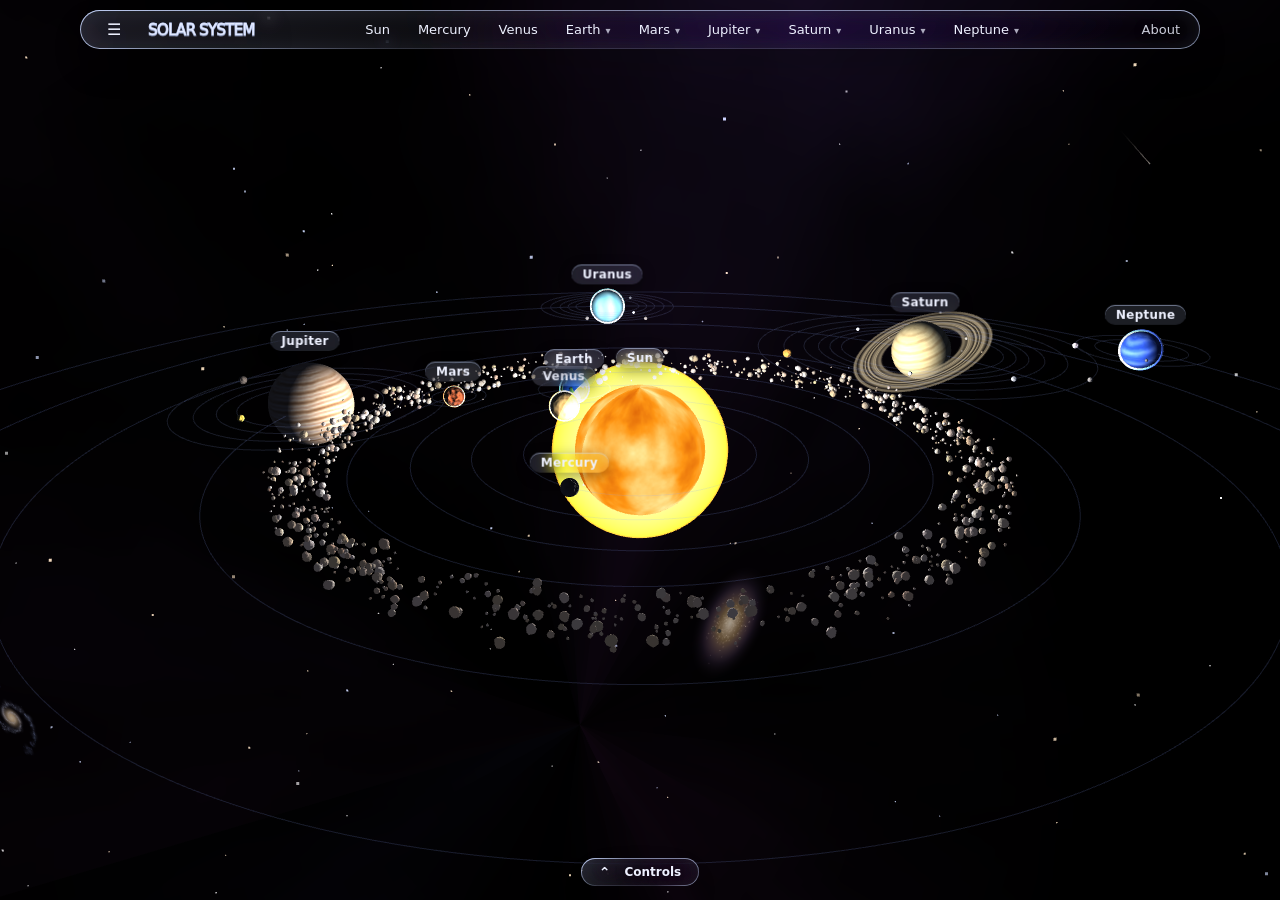
<file: index.html>
<!DOCTYPE html>
<html lang="en" data-theme="dark">
<head>
<meta charset="UTF-8">
<meta name="viewport" content="width=device-width, initial-scale=1, viewport-fit=cover">
<meta name="theme-color" content="#02030a">
<meta name="mobile-web-app-capable" content="yes">
<meta name="apple-mobile-web-app-capable" content="yes">
<meta name="apple-mobile-web-app-status-bar-style" content="black-translucent">
<link rel="manifest" href="manifest.webmanifest">
<link rel="icon" href="icon.svg" type="image/svg+xml">
<title>Solar System 3D</title>
<link rel="stylesheet" href="css/liquid-glass.css">
<link rel="stylesheet" href="css/style.css">
</head>
<body>
<div id="scene"></div>
<div id="loader"><p>Exploring the solar system…</p></div>
<div id="labels" aria-hidden="true"></div>

<!-- Top bar: menu button, brand, About link -->
<header class="topbar lg lg-nav">
  <div class="lg-nav-links"><button id="menu-btn" class="menu-btn" aria-label="Open menu" aria-expanded="false">☰</button></div>
  <h1 class="lg-text">Solar System</h1>
  <!-- Horizontal planet row; planets with moons open a dropdown (built by main.js) -->
  <nav id="planet-nav" class="lg-nav-links" aria-label="Planets"></nav>
  <div class="lg-nav-links"><a href="about.html">About</a></div>
</header>

<!-- Left menu (like NASA Eyes): search + Sun, planets and their moons -->
<aside id="menu" class="lg" aria-label="Solar system objects">
  <input id="search" class="search" type="search" placeholder="Search planets and moons" aria-label="Search">
  <div id="menu-list"></div>
</aside>

<div id="moon-menu" class="lg" role="menu"></div>
<div id="tooltip" role="status"></div>

<aside id="info" class="lg" aria-live="polite">
  <button id="info-close" aria-label="Close">×</button>
  <h2 id="info-name" class="lg-text"></h2>
  <p id="info-fact"></p>
  <dl id="info-stats"></dl>
  <div id="info-more" hidden><dl id="info-extra"></dl></div>
  <button id="info-toggle" class="more">More details ▾</button>
</aside>

<!-- Control menu: time controls (date, rate, play) + layer toggles -->
<div class="dock controls-dock" id="controls">
  <div class="controls lg">
    <div class="speed"><small>Speed</small><button id="rate-down" aria-label="Slower">−</button><span id="clock-rate">—</span><button id="rate-up" aria-label="Faster">+</button></div>
    <div class="toggles">
      <button id="btn-orbits" aria-pressed="true">Orbits</button>
      <button id="btn-labels" aria-pressed="true">Labels</button>
      <button id="btn-belt" aria-pressed="true">Asteroids</button>
      <button id="btn-home">Home</button>
    </div>
  </div>
</div>
<div class="dock toggle-dock">
  <button id="ctl-toggle" class="lg lg-btn" aria-expanded="true" aria-controls="controls">Controls</button>
</div>

<script src="lib/three.min.js"></script>
<script src="lib/OrbitControls.js"></script>
<script src="js/planets.js"></script>
<script src="js/textures.js"></script>
<script src="js/svgAssets.js"></script>
<script src="js/background.js"></script>
<script src="js/main.js"></script>
</body>
</html>
</file>
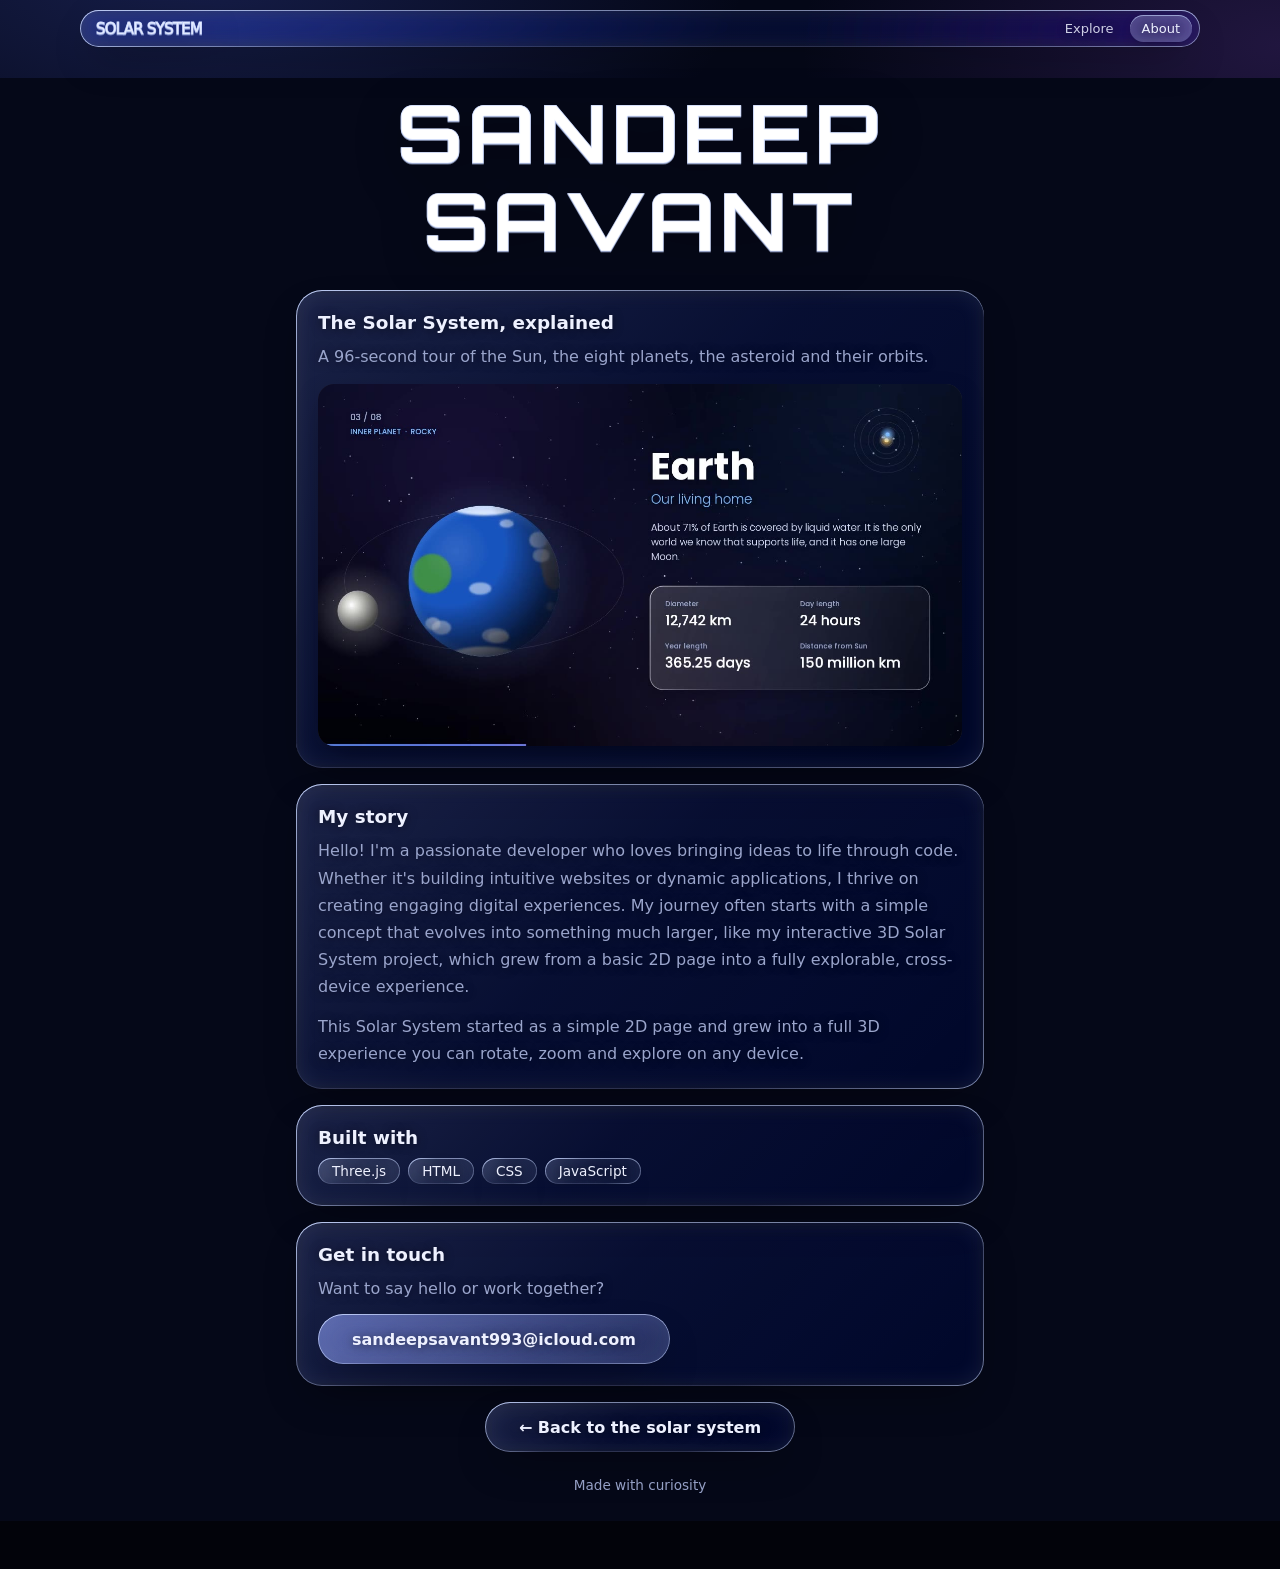
<file: about.html>
<!DOCTYPE html>
<html lang="en" data-theme="dark">
<head>
<meta charset="UTF-8">
<meta name="viewport" content="width=device-width, initial-scale=1, viewport-fit=cover">
<meta name="theme-color" content="#050818">
<title>About — Solar System 3D</title>
<link rel="preconnect" href="https://fonts.googleapis.com">
<link rel="preconnect" href="https://fonts.gstatic.com" crossorigin>
<link href="https://fonts.googleapis.com/css2?family=Inter:wght@400;500&display=swap" rel="stylesheet">
<link rel="icon" href="icon.svg" type="image/svg+xml">
<link rel="stylesheet" href="css/liquid-glass.css">
<link rel="stylesheet" href="css/style.css">
<link rel="stylesheet" href="css/about.css">
</head>
<body>
<div class="bg"></div>

<header class="topbar lg lg-nav">
  <h1 class="lg-text">Solar System</h1>
  <div class="lg-nav-links" style="margin-left:auto">
    <a href="index.html">Explore</a><a href="about.html" aria-current="page" class="is-active">About</a>
  </div>
</header>

<main class="about">
  <section class="hero">
    <h1 class="lg-text">Sandeep Savant</h1>

  </section>
  <!-- Video: autoplays silently on a loop. The file lives in videos/. -->
  <section class="lg lg-card video-card">
    <h2>The Solar System, explained</h2>
    <p>A 96-second tour of the Sun, the eight planets, the asteroid and their orbits.</p>
    <div class="video-frame">
      <video id="tour-video" autoplay muted loop playsinline preload="auto" disablepictureinpicture disableremoteplayback poster="videos/poster.jpg" aria-label="The Solar System, explained: a silent, looping motion graphic">
        <source src="videos/solar-system-explained.mp4" type="video/mp4">
      </video>
    </div>
  </section>


  <!-- EDIT THE TEXT BELOW to tell your own story in your own words -->
  <section class="lg lg-card">
    <h2>My story</h2>
    <p>Hello! I'm a passionate developer who loves bringing ideas to life through code. Whether it's building intuitive websites or dynamic applications, 
      I thrive on creating engaging digital experiences. My journey often starts with a simple concept that evolves into something much larger, 
      like my interactive 3D Solar System project, which grew from a basic 2D page into a fully explorable, cross-device experience.</p>
    <p>This Solar System started as a simple 2D page and grew into a full 3D experience you can rotate, zoom and explore on any device.</p>
  </section>

  <section class="lg lg-card">
    <h2>Built with</h2>
    <div class="tags"><span class="lg lg-pill">Three.js</span><span class="lg lg-pill">HTML</span><span class="lg lg-pill">CSS</span><span class="lg lg-pill">JavaScript</span></div>
  </section>

  <section class="lg lg-card">
    <h2>Get in touch</h2>
    <p>Want to say hello or work together?</p>
    <a class="lg lg-btn lg-tint" href="mailto:sandeepsavant993@icloud.com">sandeepsavant993@icloud.com</a>
  </section>

  <a class="lg lg-btn" href="index.html">← Back to the solar system</a>
  <p class="foot">Made with curiosity</p>
</main>
</body>
</html>
</file>
<file: css/liquid-glass.css>
/* ==========================================================================
   LIQUID GLASS — drop-in CSS for any website
   --------------------------------------------------------------------------
   HOW TO USE
   1. Link this file:  <link rel="stylesheet" href="liquid-glass.css">
   2. Add a class to any element:  <div class="lg lg-card">…</div>
   3. Place it over something colourful (image, gradient, video). Glass only
      looks like glass when there is something behind it to blur and bend.

   CLASSES
   .lg          base glass (required)       .lg-card    roomy panel
   .lg-nav      sticky top bar (links get glass hover + active pills)
                                            .lg-btn     button / link button
   .lg-pill     small rounded tag           .lg-input   text field
   .lg-text     glassy headline text        .lg-text-shine  same + moving shine
   .lg-tint     adds a soft colour tint     .lg-refract optional lens bending
                                                        (Chrome/Edge only, needs
                                                        the SVG filter in demo.html)
   THEME: automatic (light/dark). Force with <html data-theme="dark|light">.
   TWEAK: change the --lg-* values below, or override them on any element.
   ========================================================================== */

:root {
  --lg-blur: 22px;            /* how frosted the glass is            */
  --lg-saturate: 180%;        /* colour boost of what shows through  */
  --lg-radius: 26px;
  --lg-tint: 255 255 255;     /* RGB of the glass body (light)       */
  --lg-tint-alpha: .14;
  --lg-edge: 255 255 255;     /* RGB of the rim light                */
  --lg-shadow: 20 24 60;      /* RGB of the drop shadow              */
  --lg-text: #0f1330;
  --lg-accent: 120 140 255;   /* RGB used by .lg-tint and focus ring */
  --lg-ease: cubic-bezier(.2, .9, .25, 1.2);   /* slightly springy   */
}

/* Dark theme: automatic, or forced with data-theme="dark" */
@media (prefers-color-scheme: dark) {
  :root:not([data-theme="light"]) {
    --lg-tint: 200 210 255; --lg-tint-alpha: .09;
    --lg-edge: 200 215 255; --lg-shadow: 0 0 0; --lg-text: #eef1ff;
  }
}
:root[data-theme="dark"] {
  --lg-tint: 200 210 255; --lg-tint-alpha: .09;
  --lg-edge: 200 215 255; --lg-shadow: 0 0 0; --lg-text: #eef1ff;
}

/* ---------- Base glass ---------- */
.lg {
  position: relative;
  isolation: isolate;                 /* keeps the layers below inside */
  color: var(--lg-text);
  border-radius: var(--lg-radius);
  /* body: a faint diagonal gradient so the glass has volume */
  background:
    linear-gradient(135deg,
      rgb(var(--lg-tint) / calc(var(--lg-tint-alpha) + .10)) 0%,
      rgb(var(--lg-tint) / var(--lg-tint-alpha)) 45%,
      rgb(var(--lg-tint) / calc(var(--lg-tint-alpha) - .04)) 100%);
  -webkit-backdrop-filter: blur(var(--lg-blur)) saturate(var(--lg-saturate)) brightness(1.06);
          backdrop-filter: blur(var(--lg-blur)) saturate(var(--lg-saturate)) brightness(1.06);
  box-shadow:
    inset 0 1px 0 rgb(var(--lg-edge) / .55),            /* top specular line      */
    inset 0 -1px 0 rgb(var(--lg-edge) / .10),           /* bottom bounce light    */
    inset 0 0 22px rgb(var(--lg-edge) / .10),           /* soft inner glow        */
    0 1px 2px rgb(var(--lg-shadow) / .10),              /* contact shadow         */
    0 18px 40px -12px rgb(var(--lg-shadow) / .35);      /* lifted, diffuse shadow */
  transition: transform .5s var(--lg-ease), box-shadow .4s ease, background .4s ease;
}

/* Rim: a 1px gradient border, bright at the top-left and bottom-right like
   light catching a curved glass edge. */
.lg::before {
  content: ""; position: absolute; inset: 0; z-index: -1; border-radius: inherit; padding: 1px;
  background: linear-gradient(135deg,
    rgb(var(--lg-edge) / .85) 0%, rgb(var(--lg-edge) / .05) 30%,
    rgb(var(--lg-edge) / .05) 70%, rgb(var(--lg-edge) / .55) 100%);
  -webkit-mask: linear-gradient(#000 0 0) content-box, linear-gradient(#000 0 0);
  -webkit-mask-composite: xor; mask-composite: exclude;
  pointer-events: none;
}

/* Sheen: a soft highlight that glides across on hover */
.lg::after {
  content: ""; position: absolute; inset: 0; z-index: -1; border-radius: inherit; overflow: hidden;
  background: linear-gradient(110deg, transparent 35%, rgb(var(--lg-edge) / .28) 50%, transparent 65%);
  background-size: 250% 100%; background-position: 120% 0; opacity: 0;
  transition: background-position .9s ease, opacity .4s ease; pointer-events: none;
}
.lg:hover::after { background-position: -20% 0; opacity: 1; }
.lg:hover { box-shadow:
    inset 0 1px 0 rgb(var(--lg-edge) / .7), inset 0 -1px 0 rgb(var(--lg-edge) / .14),
    inset 0 0 28px rgb(var(--lg-edge) / .14), 0 1px 2px rgb(var(--lg-shadow) / .12),
    0 26px 50px -12px rgb(var(--lg-shadow) / .42); }

/* ---------- Components ---------- */
.lg-card { padding: 28px 30px; }
.lg-card:hover { transform: translateY(-4px); }

.lg-nav {
  position: sticky; top: 14px; z-index: 50; margin: 14px auto; width: min(960px, calc(100% - 28px));
  display: flex; align-items: center; justify-content: space-between; gap: 16px;
  padding: 10px 14px 10px 22px; border-radius: 999px;
}
.lg-nav a { color: inherit; text-decoration: none; font-weight: 500; opacity: .8; transition: opacity .2s; }
.lg-nav a:hover { opacity: 1; }

.lg-btn, .lg-pill {
  display: inline-flex; align-items: center; justify-content: center; gap: 8px; border: 0;
  font: inherit; font-weight: 600; text-decoration: none; cursor: pointer; border-radius: 999px;
}
.lg-btn  { padding: 12px 26px; }
.lg-pill { padding: 5px 14px; font-size: .85em; font-weight: 500; }
.lg-btn:hover { transform: translateY(-2px) scale(1.03); }
.lg-btn:active { transform: scale(.97); transition-duration: .12s; }   /* squish on press */

.lg-input {
  width: 100%; padding: 13px 18px; font: inherit; border: 0; outline: 0; border-radius: 16px;
  box-shadow: inset 0 2px 6px rgb(var(--lg-shadow) / .18), inset 0 1px 0 rgb(var(--lg-edge) / .35);
}
.lg-input::placeholder { color: var(--lg-text); opacity: .5; }
.lg-input:focus { box-shadow: inset 0 2px 6px rgb(var(--lg-shadow) / .18), 0 0 0 3px rgb(var(--lg-accent) / .55); }
.lg-btn:focus-visible, .lg-nav a:focus-visible { outline: 2px solid rgb(var(--lg-accent)); outline-offset: 3px; }

/* Colour tint, e.g. <button class="lg lg-btn lg-tint"> */
.lg-tint { background:
    linear-gradient(135deg, rgb(var(--lg-accent) / .42), rgb(var(--lg-accent) / .16)),
    linear-gradient(135deg, rgb(var(--lg-tint) / .18), rgb(var(--lg-tint) / .06)); }

/* Optional lens bending: backdrop is distorted by the SVG filter #lg-distort.
   Only Chromium browsers support this; others silently keep the normal blur. */
.lg-refract { -webkit-backdrop-filter: blur(8px) saturate(var(--lg-saturate)); }
@supports (backdrop-filter: url(#x)) {
  .lg-refract { backdrop-filter: url(#lg-distort) blur(8px) saturate(var(--lg-saturate)) brightness(1.06); }
}

/* ---------- Fallbacks & accessibility ---------- */
@supports not ((backdrop-filter: blur(1px)) or (-webkit-backdrop-filter: blur(1px))) {
  .lg { background: rgb(var(--lg-tint) / .82); }
  :root[data-theme="dark"] .lg { background: rgb(28 32 60 / .9); }
}
@media (prefers-reduced-transparency: reduce) { .lg { -webkit-backdrop-filter: none; backdrop-filter: none; background: rgb(var(--lg-tint) / .9); } }
@media (prefers-reduced-motion: reduce) { .lg, .lg::after { transition: none; } .lg:hover { transform: none; } }

/* ==========================================================================
   GLASS TEXT — for big headlines (use 32px or larger; thin text goes unreadable)
   <h1 class="lg-text">Hello</h1>
   The letters are see-through with a bright top and a soft fade, a thin rim
   and a shadow, so the background glows through them.
   ========================================================================== */
.lg-text {
  color: transparent;
  background: linear-gradient(180deg, rgb(var(--lg-edge) / .98) 0%, rgb(var(--lg-edge) / .55) 55%, rgb(var(--lg-edge) / .3) 100%);
  -webkit-background-clip: text; background-clip: text;
  -webkit-text-stroke: 1px rgb(var(--lg-edge) / .45);
  font-weight: 800; letter-spacing: -.02em;
  filter: drop-shadow(0 1px 0 rgb(var(--lg-edge) / .6)) drop-shadow(0 10px 22px rgb(var(--lg-shadow) / .35));
}
/* Light theme: white glass would vanish on a pale page, so switch to a cool tinted glass */
@media (prefers-color-scheme: light) {
  :root:not([data-theme="dark"]) .lg-text {
    background-image: linear-gradient(180deg, rgb(255 255 255 / .95) 0%, rgb(var(--lg-accent) / .55) 100%);
    -webkit-text-stroke-color: rgb(255 255 255 / .8);
  }
}
/* Shine: a bright band slowly sweeps across the letters */
.lg-text-shine {
  background-image:
    linear-gradient(105deg, transparent 38%, rgb(255 255 255 / .95) 50%, transparent 62%),
    linear-gradient(180deg, rgb(var(--lg-edge) / .98), rgb(var(--lg-edge) / .3));
  background-size: 250% 100%, 100% 100%; background-repeat: no-repeat;
  animation: lg-shine 5s ease-in-out infinite;
}
@keyframes lg-shine { from { background-position: 130% 0, 0 0; } to { background-position: -30% 0, 0 0; } }

/* ==========================================================================
   NAV BAR EXTRAS — wrap your links in <div class="lg-nav-links">
   Hovered links get a glass pill; mark the current page with class="is-active"
   (or aria-current="page").
   ========================================================================== */
.lg-nav-links { display: flex; align-items: center; gap: 4px; flex-wrap: wrap; }
.lg-nav-links a { padding: 8px 16px; border-radius: 999px; opacity: .85;
  transition: background .3s ease, box-shadow .3s ease, opacity .2s, transform .4s var(--lg-ease); }
.lg-nav-links a:hover { background: rgb(var(--lg-tint) / .18); opacity: 1; transform: translateY(-1px); }
.lg-nav-links a.is-active, .lg-nav-links a[aria-current="page"] {
  opacity: 1; background: rgb(var(--lg-tint) / .26);
  box-shadow: inset 0 1px 0 rgb(var(--lg-edge) / .6), inset 0 0 12px rgb(var(--lg-edge) / .12), 0 4px 12px -4px rgb(var(--lg-shadow) / .35); }
/* Small screens: let the bar wrap into a rounded panel instead of a long pill */
@media (max-width: 640px) { .lg-nav { border-radius: 26px; flex-wrap: wrap; justify-content: center; padding: 12px 14px; } }
@media (prefers-reduced-motion: reduce) { .lg-text-shine { animation: none; } }
</file>
<file: css/style.css>
/* style.css — layout for the 3D scene. Glass look comes from liquid-glass.css (classes: lg, lg-text, lg-nav…). */
:root { --space: #02030a; --muted: #9aa5cc; --sun: #ffb347; --ease: cubic-bezier(.2,.9,.25,1.1); }
* { box-sizing: border-box; }
html, body { margin: 0; height: 100%; overflow: hidden; background: var(--space); color: var(--lg-text);
  font-family: "Avenir Next", "Segoe UI", system-ui, sans-serif; }
#scene { position: fixed; inset: 0; }
#scene canvas { display: block; }
#loader { position: fixed; inset: 0; display: grid; place-items: center; background: var(--space); z-index: 50;
  transition: opacity 1s ease; color: var(--muted); }
#loader.done { opacity: 0; pointer-events: none; }

/* ---------- Top navigation (glass pill) ---------- */
.topbar.lg-nav { position: fixed; top: 14px; left: 50%; transform: translateX(-50%); width: min(1120px, calc(100% - 28px)); margin: 0; z-index: 10; }
.topbar h1 { margin: 0; font-size: 22px; white-space: nowrap; }
.topbar h1.lg-text { font-family: "Avenir Next", "Segoe UI", system-ui, sans-serif; font-size: 15px; font-weight: 100; color: var(--lg-text); letter-spacing: -0.05em; text-transform: uppercase;}

#planet-nav { flex: 1; min-width: 0; overflow-x: auto; flex-wrap: nowrap; scrollbar-width: none; justify-content: center; }
.lg-nav-links a, .lg-nav-links button { color: inherit; font: inherit; font-size: 14px; font-weight: 500; text-decoration: none;
  background: none; border: 0; cursor: pointer; padding: 8px 14px; border-radius: 999px; white-space: nowrap;
  transition: background .3s ease, box-shadow .3s ease, transform .4s var(--lg-ease); }
.lg-nav-links button:hover, .lg-nav-links a:hover { background: rgb(var(--lg-tint) / .18); transform: translateY(-1px); }
.lg-nav-links button.active { background: rgb(var(--lg-tint) / .26);
  box-shadow: inset 0 1px 0 rgb(var(--lg-edge) / .6), inset 0 0 12px rgb(var(--lg-edge) / .12), 0 4px 12px -4px rgb(var(--lg-shadow) / .35); }
button:focus-visible, input:focus-visible, a:focus-visible { outline: 2px solid var(--sun); outline-offset: 2px; }

/* ---------- Labels & tooltip (standalone glass chips) ---------- */
#labels { position: fixed; inset: 0; z-index: 5; pointer-events: none; overflow: hidden; transition: opacity .4s ease; }
#labels.off { opacity: 0; }
.label, #tooltip { position: absolute; left: 0; top: 0; padding: 3px 11px; border-radius: 999px; font-size: 12px; font-weight: 600;
  letter-spacing: .02em; color: var(--lg-text); white-space: nowrap; will-change: transform;
  background: rgb(var(--lg-tint) / .14); -webkit-backdrop-filter: blur(8px) saturate(170%); backdrop-filter: blur(8px) saturate(170%);
  box-shadow: inset 0 1px 0 rgb(var(--lg-edge) / .5), 0 4px 14px rgb(var(--lg-shadow) / .35); transition: opacity .3s ease; }
#tooltip { position: fixed; pointer-events: none; opacity: 0; z-index: 20; transform: translate(14px, 14px); font-size: 13px; }

/* ---------- Info panel ---------- */
#info { position: fixed; top: 84px; right: 22px; width: min(330px, calc(100vw - 44px)); padding: 22px 24px; z-index: 10;
  opacity: 0; transform: translateX(28px); pointer-events: none; transition: opacity .5s ease, transform .6s var(--ease); }
#info.open { opacity: 1; transform: none; pointer-events: auto; }
#info h2 { margin: 0 0 8px; font-size: 34px; }
#info p { margin: 0 0 16px; color: var(--muted); line-height: 1.55; font-size: 15px; }
#info dl { margin: 0; display: grid; grid-template-columns: auto 1fr; gap: 8px 16px; font-size: 14px; }
#info dt { color: var(--muted); } #info dd { margin: 0; text-align: right; }
#info-close { position: absolute; top: 10px; right: 14px; background: none; border: 0; color: var(--muted); font-size: 24px; cursor: pointer; }
#info-close:hover { color: var(--lg-text); }

/* ---------- Bottom control menu + its show/hide toggle ---------- */
.dock { position: fixed; left: 0; right: 0; display: flex; justify-content: center; pointer-events: none; z-index: 10; padding: 0 12px; }
.controls-dock { bottom: 70px; }
.toggle-dock { bottom: 16px; }
.controls, #ctl-toggle { pointer-events: auto; }
.controls { display: flex; align-items: center; flex-wrap: wrap; justify-content: center; gap: 10px; padding: 9px 16px; border-radius: 999px; font-size: 14px;
  transition: transform .6s var(--ease), opacity .4s ease; }
.controls-dock.hidden .controls { transform: translateY(26px) scale(.94); opacity: 0; pointer-events: none; }
.controls button { color: inherit; font: inherit; font-weight: 500; cursor: pointer; border: 0; border-radius: 999px; padding: 8px 16px;
  background: rgb(var(--lg-tint) / .14); box-shadow: inset 0 1px 0 rgb(var(--lg-edge) / .4); transition: background .25s, transform .3s var(--lg-ease); }
.controls button:hover { background: rgb(var(--lg-tint) / .26); transform: translateY(-1px); }
.controls button:active { transform: scale(.96); }
.controls button[aria-pressed="true"] { background: rgb(var(--lg-accent) / .38); }
.controls label { display: flex; align-items: center; gap: 8px; color: var(--muted); }
.controls input[type=range] { accent-color: var(--sun); width: 110px; }
.hint { color: var(--muted); font-size: 12px; }
#ctl-toggle { padding: 8px 20px; font-size: 13px; }

@media (max-width: 760px) {
  .topbar.lg-nav { flex-wrap: nowrap; gap: 8px; padding: 8px 10px 8px 16px; border-radius: 999px; }
  .topbar h1 { font-size: 17px; }
  .hint { display: none; }
  .controls { border-radius: 26px; }
  #info { top: auto; bottom: 150px; right: 12px; }
}

/* ---------- v3: NASA-Eyes-style menu, clock, moons ---------- */
.menu-btn { font-size: 18px !important; padding: 6px 13px !important; }
#menu { position: fixed; left: 14px; top: 84px; width: min(290px, calc(100vw - 28px)); max-height: calc(100vh - 250px); overflow-y: auto;
  padding: 16px; z-index: 9; opacity: 0; transform: translateX(-26px); pointer-events: none; scrollbar-width: thin;
  transition: opacity .45s ease, transform .6s var(--ease); }
#menu.open { opacity: 1; transform: none; pointer-events: auto; }
.search { width: 100%; padding: 10px 14px; margin-bottom: 10px; border: 0; outline: 0; border-radius: 14px; color: inherit; font: inherit; font-size: 14px;
  background: rgb(var(--lg-tint) / .12); box-shadow: inset 0 2px 6px rgb(var(--lg-shadow) / .25), inset 0 1px 0 rgb(var(--lg-edge) / .3); }
.search::placeholder { color: var(--muted); }
.search:focus { box-shadow: inset 0 2px 6px rgb(var(--lg-shadow) / .25), 0 0 0 2px rgb(var(--lg-accent) / .6); }
#menu .row { display: flex; align-items: center; }
#menu button { color: inherit; font: inherit; font-size: 14px; background: none; border: 0; cursor: pointer; text-align: left; border-radius: 10px; padding: 7px 12px; transition: background .25s; }
#menu button:hover { background: rgb(var(--lg-tint) / .16); }
#menu button.active { background: rgb(var(--lg-tint) / .26); box-shadow: inset 0 1px 0 rgb(var(--lg-edge) / .5); }
#menu .item { flex: 1; } #menu .moon { font-size: 13px; color: var(--muted); display: block; width: 100%; }
#menu .chev { padding: 7px 10px; color: var(--muted); transition: transform .3s; } #menu .chev.open { transform: rotate(90deg); }
#menu .sub { display: none; margin-left: 16px; border-left: 1px solid rgb(var(--lg-edge) / .15); padding-left: 6px; } #menu .sub.open { display: block; }
.clock { text-align: center; min-width: 180px; line-height: 1.25; }
#clock-date { font-variant-numeric: tabular-nums; font-weight: 600; font-size: 14px; } #clock-rate { color: var(--muted); font-size: 12px; }
.sep { width: 1px; height: 24px; background: rgb(var(--lg-edge) / .2); }
.label.moon { font-size: 11px; padding: 2px 9px; opacity: .9; }
@media (max-width: 760px) { #menu { max-height: calc(100vh - 330px); } .sep { display: none; } .clock { min-width: 100%; } }

/* ---------- Planet row + moon dropdown ---------- */
#planet-nav { flex: 1; min-width: 0; overflow-x: auto; flex-wrap: nowrap; scrollbar-width: none; justify-content: center; }
#planet-nav .caret { font-size: 10px; margin-left: 5px; opacity: .7; }
#moon-menu { position: fixed; z-index: 30; min-width: 170px; padding: 8px; border-radius: 18px; display: none; flex-direction: column; gap: 2px;
  opacity: 0; transform: translateY(-8px) scale(.97); transition: opacity .25s ease, transform .35s var(--ease); }
#moon-menu.open { display: flex; opacity: 1; transform: none; }
#moon-menu .hd { padding: 4px 12px 6px; font-size: 11px; letter-spacing: .06em; color: var(--muted); }
#moon-menu button { color: inherit; font: inherit; font-size: 14px; text-align: left; background: none; border: 0; cursor: pointer; padding: 8px 12px; border-radius: 12px; transition: background .25s; }
#moon-menu button:hover { background: rgb(var(--lg-tint) / .2); }
#moon-menu button.active { background: rgb(var(--lg-tint) / .28); box-shadow: inset 0 1px 0 rgb(var(--lg-edge) / .5); }

/* ==========================================================================
   MOBILE + TOUCH (phones, tablets, rotating screens)
   ========================================================================== */
html { -webkit-text-size-adjust: 100%; }
body { overscroll-behavior: none; -webkit-tap-highlight-color: transparent; }
#scene canvas { touch-action: none; }                                   /* one finger rotates, two pinch/pan */
button, .lg-btn, .lg-nav-links a { touch-action: manipulation; -webkit-user-select: none; user-select: none; }
.topbar.lg-nav { top: calc(12px + env(safe-area-inset-top)); }
.controls-dock { bottom: calc(66px + env(safe-area-inset-bottom)); }
.toggle-dock { bottom: calc(14px + env(safe-area-inset-bottom)); }
.lg-btn .chev { display: inline-block; margin-right: 6px; font-size: 14px; }
@media (hover: none) { #tooltip { display: none; } }
@media (pointer: coarse) {                                              /* cheaper labels on touch screens */
  .label { -webkit-backdrop-filter: none; backdrop-filter: none; background: rgb(12 16 38 / .62); }
}
@media (max-width: 820px) {
  :root { --lg-blur: 14px; --hdr: calc(env(safe-area-inset-top) + 114px); }
  /* top bar becomes two rows: [menu · title · About] over a swipeable planet strip */
  .topbar.lg-nav { flex-wrap: wrap; gap: 2px 8px; padding: 8px 10px 6px 10px; border-radius: 24px; width: calc(100% - 20px); }
  .topbar h1 { font-size: 18px; margin-right: auto; }
  .topbar .lg-nav-links a, .menu-btn { min-height: 40px; display: inline-flex; align-items: center; }
  #planet-nav { order: 3; flex: 1 1 100%; justify-content: flex-start; padding: 2px 0 4px; scroll-snap-type: x proximity;
    -webkit-mask-image: linear-gradient(90deg, transparent 0, #000 12px, #000 calc(100% - 24px), transparent); mask-image: linear-gradient(90deg, transparent 0, #000 12px, #000 calc(100% - 24px), transparent); }
  #planet-nav button { scroll-snap-align: center; min-height: 40px; padding: 0 15px; }
  /* search menu drops under the bar */
  #menu { left: 10px; right: 10px; width: auto; top: var(--hdr); max-height: calc(100dvh - var(--hdr) - 100px - env(safe-area-inset-bottom)); }
  .search { font-size: 16px; }                                          /* 16px stops iOS zooming into the field */
  #menu button { min-height: 44px; }
  /* moon dropdown becomes a tidy sheet of chips */
  #moon-menu { left: 10px !important; right: 10px; min-width: 0; flex-direction: row; flex-wrap: wrap; gap: 6px; padding: 10px; max-height: 40dvh; overflow: auto; }
  #moon-menu .hd { width: 100%; } #moon-menu button { min-height: 42px; padding: 0 16px; background: rgb(var(--lg-tint) / .14); }
  /* info card sits under the bar, compact */
  #info { top: var(--hdr); bottom: auto; left: 10px; right: 10px; width: auto; max-height: 36dvh; overflow-y: auto; padding: 14px 16px; border-radius: 22px; transform: translateY(-14px); }
  #info.open { transform: none; }
  #info h2 { font-size: 26px; margin-bottom: 4px; } #info p { font-size: 14px; margin-bottom: 10px; } #info dl { font-size: 13px; gap: 6px 12px; }
  /* control panel: clock, then two tidy rows of four big buttons */
  .controls { display: grid; grid-template-columns: repeat(4, 1fr); gap: 8px; width: min(100%, 460px); padding: 12px; border-radius: 26px; }
  .clock { grid-column: 1 / -1; min-width: 0; } .sep, .hint { display: none; }
  .controls button { min-height: 44px; padding: 0 4px; font-size: 14px; }
  #ctl-toggle { min-height: 44px; padding: 0 24px; }
  .label { font-size: 11px; padding: 2px 8px; }
}
@media (max-height: 520px) and (max-width: 1000px) {                    /* phones held sideways */
  #info { left: auto; width: min(340px, 46vw); max-height: 52dvh; }
  .controls { grid-template-columns: repeat(8, auto); width: auto; padding: 8px 12px; } .controls button { min-height: 38px; padding: 0 10px; }
  .controls-dock { bottom: calc(60px + env(safe-area-inset-bottom)); }
}

/* ==========================================================================
   v6 — clearer glass, smaller nav, concise controls, compact info card
   ========================================================================== */
:root[data-theme="dark"] { --lg-tint-alpha: .035; --lg-blur: 7px; --lg-saturate: 210%; }   /* more see-through: the universe shows behind the glass */
.lg { text-shadow: 0 1px 10px rgb(0 0 0 / .5); } .lg-text { text-shadow: none; }
.topbar.lg-nav { top: calc(10px + env(safe-area-inset-top)); padding: 5px 8px 5px 16px; }
.topbar h1 { font-size: 17px; }
.lg-nav-links a, .lg-nav-links button { font-size: 13px; padding: 6px 12px; }
.menu-btn { font-size: 16px !important; padding: 5px 11px !important; }
/* controls: speed + four toggles */
.controls { gap: 10px; padding: 7px 10px; }
.speed { display: flex; align-items: center; gap: 4px; } .speed small { color: var(--muted); font-size: 11px; margin-right: 4px; }
#clock-rate { min-width: 96px; text-align: center; font-size: 13px; font-weight: 600; font-variant-numeric: tabular-nums; }
.speed button { width: 32px; padding: 6px 0; font-size: 16px; line-height: 1; }
.toggles { display: flex; gap: 6px; }
.controls button { padding: 6px 12px; font-size: 13px; }
.controls-dock { bottom: calc(58px + env(safe-area-inset-bottom)); }
#ctl-toggle { padding: 6px 18px; font-size: 12px; }
/* info: a small card */
#info { top: 66px; right: 14px; width: 250px; padding: 14px 16px; border-radius: 18px; }
#info h2 { font-size: 22px; margin: 0 0 4px; } #info p { font-size: 12.5px; line-height: 1.45; margin: 0 0 10px; }
#info dl { grid-template-columns: 1fr 1fr; gap: 8px 10px; font-size: 13px; } #info dl div { min-width: 0; }
#info dt { font-size: 10.5px; text-transform: uppercase; letter-spacing: .06em; } #info dd { text-align: left; margin-top: 1px; }
#info-close { top: 6px; right: 10px; font-size: 20px; }
@media (max-width: 820px) {
  :root { --hdr: calc(env(safe-area-inset-top) + 98px); }
  .topbar.lg-nav { top: calc(8px + env(safe-area-inset-top)); padding: 6px 8px 4px 12px; border-radius: 22px; }
  .topbar h1 { font-size: 16px; }
  .topbar .lg-nav-links a, .menu-btn { min-height: 34px; }
  #planet-nav button { min-height: 34px; padding: 0 13px; font-size: 13px; }
  #info { top: var(--hdr); left: 10px; right: auto; width: min(240px, calc(100vw - 20px)); max-height: none; padding: 12px 14px; }
  .controls { display: flex; flex-direction: column; align-items: stretch; width: min(100%, 360px); padding: 10px; gap: 8px; border-radius: 22px; }
  .speed { justify-content: space-between; } #clock-rate { flex: 1; } .speed button { width: 46px; min-height: 40px; }
  .toggles { display: grid; grid-template-columns: repeat(4, 1fr); gap: 6px; }
  .controls button { min-height: 40px; padding: 0 4px; font-size: 13px; }
  .controls-dock { bottom: calc(58px + env(safe-area-inset-bottom)); }
}
@media (max-height: 520px) and (max-width: 1000px) {
  .controls { flex-direction: row; align-items: center; width: auto; padding: 6px 10px; } .toggles { display: flex; } .controls button { min-height: 36px; padding: 0 10px; }
  #info { left: auto; right: 10px; width: 220px; }
}

/* ==========================================================================
   v7 — detail box is a small, very clear glass callout placed beside the selected planet (positioned by main.js)
   ========================================================================== */
#info { position: fixed; top: 0; left: 0; right: auto; bottom: auto; width: 214px; max-height: none; overflow: visible; padding: 12px 14px 10px; border-radius: 16px; z-index: 12;
  --lg-tint-alpha: .02; --lg-blur: 5px; opacity: 0; pointer-events: none; transition: opacity .35s ease; will-change: transform; }
#info.open { opacity: 1; pointer-events: auto; }
#info h2 { font-size: 19px; margin: 0 22px 3px 0; }
#info p { font-size: 12px; line-height: 1.4; margin: 0 0 8px; }
#info dl { grid-template-columns: 1fr 1fr; gap: 6px 10px; font-size: 12.5px; margin: 0; }
#info dt { font-size: 9.5px; } #info .wide { grid-column: 1 / -1; }
#info-more { margin-top: 8px; padding-top: 8px; border-top: 1px solid rgb(var(--lg-edge) / .18); } #info-more[hidden] { display: none; }
.more { margin-top: 8px; width: 100%; color: inherit; font: inherit; font-size: 12px; padding: 5px 0; cursor: pointer; border: 0; border-radius: 999px;
  background: rgb(var(--lg-tint) / .12); box-shadow: inset 0 1px 0 rgb(var(--lg-edge) / .4); transition: background .25s; }
.more:hover { background: rgb(var(--lg-tint) / .22); }
@media (max-width: 820px) { #info { width: 192px; padding: 10px 12px 8px; } #info h2 { font-size: 17px; } #info p { font-size: 11.5px; } #info dl { font-size: 12px; } .more { min-height: 32px; } }
</file>
<file: css/about.css>
/* about.css — About page. Works on phones, tablets and desktops (touch scrolling, no sideways overflow).
   Your design choices are kept (Orbitron heading, letter-spacing, glass cards).
   Lines marked FIX are the changes made for mobile. */
@import url('https://fonts.googleapis.com/css2?family=Orbitron:wght@700&display=swap');   /* loads the Orbitron font; falls back to a system font if offline */

/* FIX 1 — scrolling. Only the page itself (html) scrolls. The old rule made BOTH html and body scroll containers,
   and style.css gives body overscroll-behavior:none, which stopped touch swipes from reaching the page. */
html { height: auto; min-height: 100%; overflow-x: hidden; overflow-y: auto; overscroll-behavior: auto; -webkit-text-size-adjust: 100%; }
body { height: auto; min-height: 100vh; min-height: 100dvh; overflow: visible; overscroll-behavior: auto; background: #050818; }
.bg { position: fixed; inset: 0; z-index: -1; pointer-events: none; background:
  radial-gradient(900px 480px at 15% -5%, rgba(70, 90, 210, .28), transparent 62%),
  radial-gradient(800px 460px at 100% 5%, rgba(130, 70, 200, .22), transparent 60%), #050818; }

/* FIX 2 — fit. One shrinkable column (minmax(0,1fr)) so a wide child can never stretch the page past the screen edge.
   FIX 3 — the top margin now clears the fixed navigation bar. */
.about { width: 100%; max-width: 720px; margin: calc(env(safe-area-inset-top) + 78px) auto 48px; padding: 0 16px calc(24px + env(safe-area-inset-bottom)); display: grid; grid-template-columns: minmax(0, 1fr); gap: 16px; font-size: 16px; box-sizing: border-box; }
.about > * { min-width: 0; max-width: 100%; box-sizing: border-box; }
.hero { text-align: center; padding: 10px; position: relative; display: block; }
.avatar { width: 72px; height: 72px; margin: 0 auto 14px; border-radius: 50%; display: grid; place-items: center; font-size: 32px; font-weight: 800; color: #fff;
  background: linear-gradient(135deg, #6f8cff, #b06bff); box-shadow: inset 0 1px 0 rgb(255 255 255 / .5), 0 14px 34px -10px rgb(111 140 255 / .55); }
/* FIX 2 — fluid heading: was a fixed 5rem (80px), wider than a phone. Now scales with the screen (27px … 80px) and can wrap. */
.about h1.lg-text { font-family: 'Orbitron', 'Segoe UI', system-ui, sans-serif; font-size: clamp(1.7rem, 9vw, 5rem); font-weight: 700; color: #fff; letter-spacing: .06em; text-transform: uppercase; margin: 0; line-height: 1.1; overflow-wrap: anywhere; }
.about .lead { font-size: 1.05rem; line-height: 1.6; color: var(--muted); margin: 18px auto 0; max-width: 34ch; }
.about .lg-card { padding: 22px; }
.about .lg-card:hover { transform: none; }
.about h2 { margin: 0 0 10px; font-size: 1.15rem; }
.about p { line-height: 1.7; margin: 0 0 12px; color: var(--muted); overflow-wrap: anywhere; } .about p:last-child { margin-bottom: 0; }
.projects { display: grid; gap: 12px; }
.project { display: flex; gap: 14px; align-items: flex-start; }
.project > div:last-child { min-width: 0; }
.project .ic { flex: none; width: 44px; height: 44px; border-radius: 14px; display: grid; place-items: center; font-size: 22px; background: rgb(var(--lg-tint) / .14); box-shadow: inset 0 1px 0 rgb(var(--lg-edge) / .4); }
.project h3 { margin: 2px 0 4px; font-size: 1rem; } .project p { margin: 0; font-size: .95rem; }
.tags { display: flex; gap: 8px; flex-wrap: wrap; }
.about .lg-btn { width: 100%; min-height: 50px; max-width: 100%; text-align: center; overflow-wrap: anywhere; }
.foot { text-align: center; color: var(--muted); font-size: .85rem; padding-top: 6px; }
@media (min-width: 700px) { .about .lg-btn { width: auto; justify-self: center; padding: 14px 34px; } }

/* ---------- Video card (silent autoplay loop) ---------- */
.video-card { padding-bottom: 14px; margin-top: 0; }                 /* FIX 3 — removed margin-top:-50px: it pulled the card up over the text above it */
.video-frame { margin-top: 14px; border-radius: 16px; overflow: hidden; background: #02030a; box-shadow: inset 0 0 0 1px rgb(var(--lg-edge) / .22), 0 10px 30px -12px rgb(0 0 0 / .6); aspect-ratio: 16 / 9; }
.video-frame video { width: 100%; height: 100%; display: block; object-fit: cover; background: #02030a; }   /* scales with the card on any screen */

/* ---------- Small phones and landscape ---------- */
@media (max-width: 480px) { .about { padding-left: 12px; padding-right: 12px; } .about .lg-card { padding: 18px 16px; } .video-card { padding: 16px 12px 12px; } .video-frame { border-radius: 12px; } }
@media (max-width: 340px) { .about { padding-left: 10px; padding-right: 10px; } .about h2 { font-size: 1.05rem; } .about .lg-btn { font-size: .9rem; padding: 0 10px; } }
@media (max-height: 480px) and (orientation: landscape) { .about { margin-top: calc(env(safe-area-inset-top) + 66px); } .about h1.lg-text { font-size: clamp(1.7rem, 6vw, 3rem); } }
</file>
